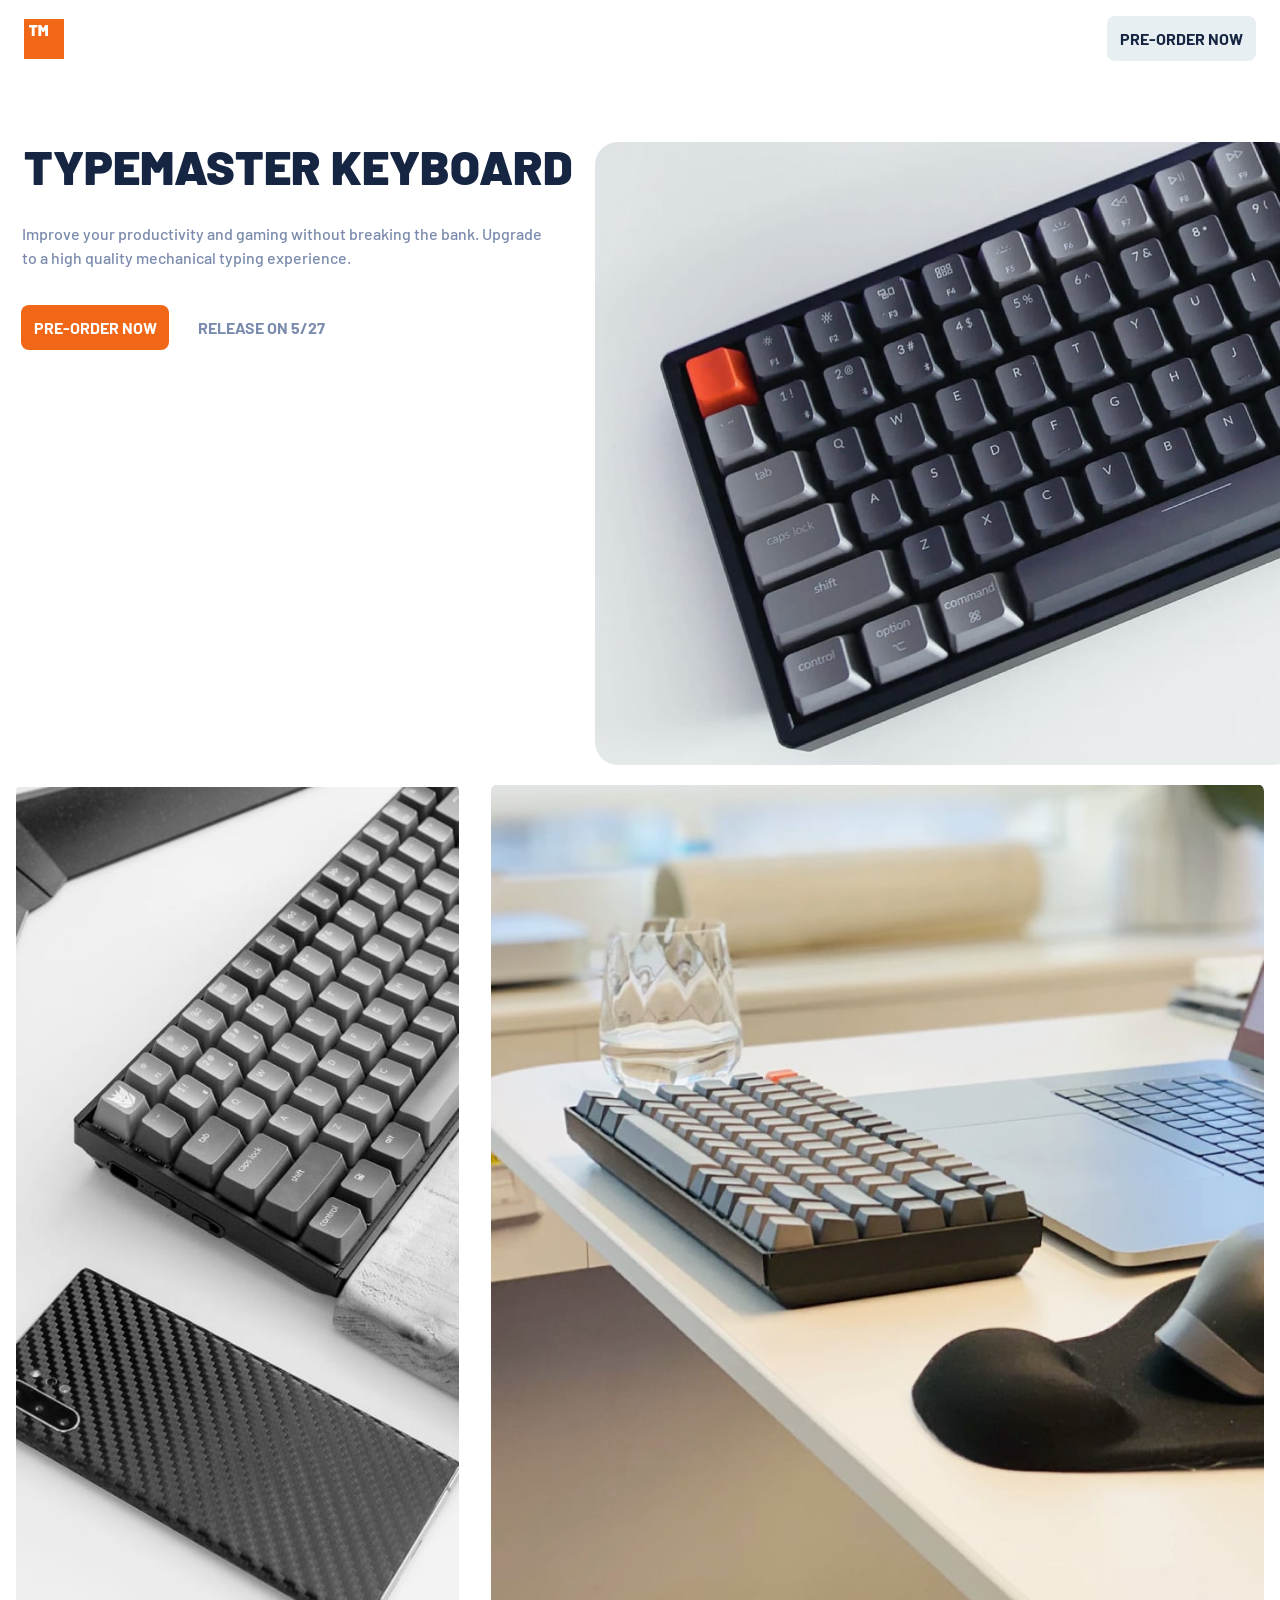
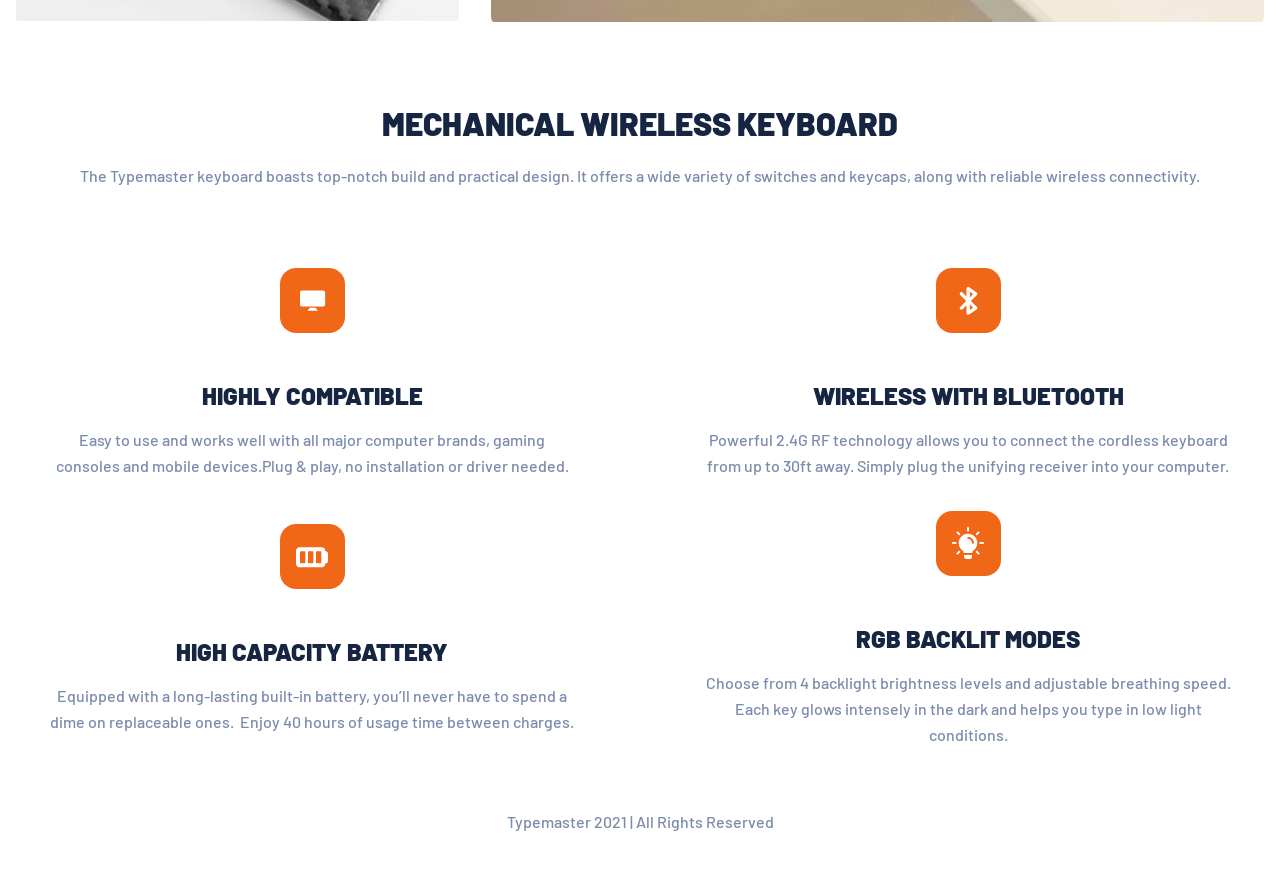
<file: index.html>
<!DOCTYPE html>
<html lang="en">
  <head>
    <meta charset="UTF-8" />
    <meta name="viewport" content="width=device-width, initial-scale=1.0" />
    <link rel="stylesheet" href="style.css" />
    <link
      rel="icon"
      type="image/png"
      sizes="32x32"
      href="./assets/favicon-32x32.png"
    />
    <link rel="preconnect" href="https://fonts.googleapis.com" />
    <link rel="preconnect" href="https://fonts.gstatic.com" crossorigin />
    <link
      href="https://fonts.googleapis.com/css2?family=Barlow:wght@400;500;600;700;800;900&display=swap"
      rel="stylesheet"
    />
    <title>Frontend Mentor | Typemaster pre-launch landing page</title>
  </head>
  <body>
    <header>
      <nav class="navbar">
        <div class="navbar__logo">
          <svg
            width="40"
            height="40"
            viewBox="0 0 40 40"
            fill="none"
            xmlns="http://www.w3.org/2000/svg"
          >
            <rect width="40" height="40" fill="#F16718" />
            <path
              fill-rule="evenodd"
              clip-rule="evenodd"
              d="M10.6302 16.7014C10.6302 16.89 10.524 17 10.3419 17H8.0655C7.88339 17 7.77716 16.89 7.77716 16.7014V8.67143C7.77716 8.59286 7.73163 8.54571 7.65575 8.54571H5.28834C5.10623 8.54571 5 8.43571 5 8.24714V6.29857C5 6.11 5.10623 6 5.28834 6H13.1949C13.377 6 13.4832 6.11 13.4832 6.29857V8.24714C13.4832 8.43571 13.377 8.54571 13.1949 8.54571H10.7516C10.6757 8.54571 10.6302 8.59286 10.6302 8.67143V16.7014ZM17.2013 16.7014C17.2013 16.89 17.095 17 16.9129 17H14.6366C14.4545 17 14.3482 16.89 14.3482 16.7014V6.29857C14.3482 6.11 14.4545 6 14.6366 6H16.8978C17.0495 6 17.1709 6.06286 17.2468 6.20429L19.0831 9.3C19.1286 9.39429 19.2196 9.39429 19.2652 9.3L21.1014 6.20429C21.1773 6.06286 21.2987 6 21.4505 6H23.7117C23.8938 6 24 6.11 24 6.29857V16.7014C24 16.89 23.8938 17 23.7117 17H21.4353C21.2532 17 21.147 16.89 21.147 16.7014V11.1543C21.147 11.0286 21.0559 11.0129 20.9952 11.1071L20.0543 12.7257C19.9784 12.8671 19.857 12.93 19.7053 12.93H18.643C18.4912 12.93 18.3698 12.8671 18.2939 12.7257L17.353 11.1071C17.2923 11.0129 17.2013 11.0286 17.2013 11.1543V16.7014Z"
              fill="white"
            />
          </svg>
        </div>
        <div class="navbar__button">
          <a class="navbar__button-black" href="#">Pre-order now</a>
        </div>
      </nav>
    </header>
    <main>
      <div class="hero-grid">
        <div>
          <h1 class="container__title">Typemaster keyboard</h1>
          <p class="container__description">
            Improve your productivity and gaming without breaking the bank. Upgrade
            to a high quality mechanical typing experience.
          </p>
          <div class="button-grid">
            <div>
              <a class="navbar__button-orange" href="">Pre-order now</a>
            </div>
            <div>
              <a class="navbar__button-disabled" href="">Release on 5/27</a>
            </div>
          </div>
        </div>
        <div>
          <img
            class="container__image"
            src="./assets/desktop/image-keyboard.jpg"
            alt=""
          />
        </div>
      </div>
      <div class="image-grid">
        <div>
          <img src="./assets/desktop/image-phone-and-keyboard.jpg" alt="" />
        </div>
        <div>
          <img src="./assets/desktop/image-glass-and-keyboard.jpg" alt="" />
        </div>
      </div>
      <div class="grid-section">
        <div>
          <h2 class="container__subtitle">Mechanical wireless keyboard</h2>
        </div>
        <div>
          <p class="container__subdescription">
            The Typemaster keyboard boasts top-notch build and practical design. It
            offers a wide variety of switches and keycaps, along with reliable
            wireless connectivity.
          </p>
        </div>
      </div>
      <div class="grid">
        <div class="grid_item">
          <svg
            width="65"
            height="65"
            viewBox="0 0 65 65"
            fill="none"
            xmlns="http://www.w3.org/2000/svg"
          >
            <rect width="65" height="65" rx="16" fill="#F16718" />
            <path
              fill-rule="evenodd"
              clip-rule="evenodd"
              d="M21.9592 22.449H43.1837C44.2657 22.449 45.1429 23.3261 45.1429 24.4082V36.4898C45.1429 37.5718 44.2657 38.449 43.1837 38.449H21.9592C20.8772 38.449 20 37.5718 20 36.4898V24.4082C20 23.3261 20.8772 22.449 21.9592 22.449ZM27.5102 42.6939L29.7633 39.7551H35.6734L37.9265 42.6939H27.5102Z"
              fill="white"
            />
          </svg>
          <h2 class="grid_item__title">Highly compatible</h2>
          <p class="grid_item__description             ">
            Easy to use and works well with all major computer brands, gaming
            consoles and mobile devices.Plug & play, no installation or driver
            needed.
          </p>
        </div>
        <div class="grid_item">
          <svg
            width="65"
            height="65"
            viewBox="0 0 65 65"
            fill="none"
            xmlns="http://www.w3.org/2000/svg"
          >
            <rect width="65" height="65" rx="16" fill="#F16718" />
            <path
              fill-rule="evenodd"
              clip-rule="evenodd"
              d="M34.9471 32.9306L40.9215 26.9313C41.2696 26.5825 41.4425 26.0949 41.395 25.6043C41.3463 25.1131 41.0797 24.6694 40.6719 24.3942L33.0748 19.2818C32.5677 18.9397 31.9085 18.9068 31.3698 19.1935C30.8305 19.4808 30.483 20.0421 30.483 20.652V28.5936L26.5331 24.6006C25.8903 23.9529 24.8543 23.9487 24.2067 24.5902C23.559 25.233 23.5542 26.2794 24.197 26.927L30.15 32.9294L24.197 38.9311C23.5542 39.5782 23.559 40.6245 24.2067 41.2685C24.8543 41.9107 25.891 41.907 26.5331 41.2582L30.483 37.2651V45.2062C30.483 45.8167 30.8305 46.3779 31.3698 46.6646C31.9085 46.9519 32.5677 46.9184 33.0748 46.5757L40.6713 41.4651C41.0803 41.1894 41.3463 40.745 41.3944 40.255C41.4419 39.7638 41.269 39.2775 40.9209 38.9275L34.9471 32.9306ZM33.8357 23.7569L37.1938 26.017L33.8357 29.3886V23.7569ZM33.8357 36.4732V42.1048L37.1938 39.8448L33.8357 36.4732Z"
              fill="white"
            />
          </svg>
          <h2 class="grid_item__title">Wireless with bluetooth</h2>
          <p class="grid_item__description">
            Powerful 2.4G RF technology allows you to connect the cordless
            keyboard from up to 30ft away. Simply plug the unifying receiver
            into your computer.
          </p>
        </div>
        <div class="grid_item">
          <svg
            width="65"
            height="65"
            viewBox="0 0 65 65"
            fill="none"
            xmlns="http://www.w3.org/2000/svg"
          >
            <rect width="65" height="65" rx="16" fill="#F16718" />
            <path
              fill-rule="evenodd"
              clip-rule="evenodd"
              d="M45.3333 27.3334H45.6547C46.9413 27.3334 47.988 28.38 47.988 29.6667V37C47.988 38.2867 46.9413 39.3334 45.6547 39.3334H45.3333V39.6667C45.3333 41.6894 43.688 43.3334 41.6667 43.3334H19.6667C17.6453 43.3334 16 41.6894 16 39.6667V27C16 24.9774 17.6453 23.3334 19.6667 23.3334H41.6667C43.688 23.3334 45.3333 24.9774 45.3333 27V27.3334ZM24.3333 39.3334C24.8853 39.3334 25.3333 38.8854 25.3333 38.3334V28.3334C25.3333 27.7814 24.8853 27.3334 24.3333 27.3334H21C20.448 27.3334 20 27.7814 20 28.3334V38.3334C20 38.8854 20.448 39.3334 21 39.3334H24.3333ZM33.3333 38.3334C33.3333 38.8854 32.8853 39.3334 32.3333 39.3334H29C28.448 39.3334 28 38.8854 28 38.3334V28.3334C28 27.7814 28.448 27.3334 29 27.3334H32.3333C32.8853 27.3334 33.3333 27.7814 33.3333 28.3334V38.3334ZM40.3333 39.3334C40.8853 39.3334 41.3333 38.8854 41.3333 38.3334V28.3334C41.3333 27.7814 40.8853 27.3334 40.3333 27.3334H37C36.448 27.3334 36 27.7814 36 28.3334V38.3334C36 38.8854 36.448 39.3334 37 39.3334H40.3333Z"
              fill="white"
            />
          </svg>
          <h2 class="grid_item__title">High capacity battery</h2>
          <p class="grid_item__description">
            Equipped with a long-lasting built-in battery, you’ll never have to
            spend a dime on replaceable ones.  Enjoy 40 hours of usage time
            between charges.
          </p>
        </div>
        <div class="grid_item">
          <svg
            width="65"
            height="65"
            viewBox="0 0 65 65"
            fill="none"
            xmlns="http://www.w3.org/2000/svg"
          >
            <rect width="65" height="65" rx="16" fill="#F16718" />
            <path
              fill-rule="evenodd"
              clip-rule="evenodd"
              d="M32 20.6093C31.448 20.6093 31 20.1613 31 19.6093V17C31 16.448 31.448 16 32 16C32.552 16 33 16.448 33 17V19.6093C33 20.1613 32.552 20.6093 32 20.6093ZM40.7613 24.2387C40.5053 24.2387 40.2493 24.1413 40.0547 23.9453C39.664 23.5547 39.664 22.9213 40.0547 22.5307L41.9 20.6853C42.2907 20.2947 42.924 20.2947 43.3147 20.6853C43.7053 21.076 43.7053 21.7093 43.3147 22.1L41.4693 23.9453C41.2733 24.14 41.0173 24.2387 40.7613 24.2387ZM44.3907 33H47C47.552 33 48 32.552 48 32C48 31.448 47.552 31 47 31H44.3907C43.8387 31 43.3907 31.448 43.3907 32C43.3907 32.552 43.8387 33 44.3907 33ZM42.6067 43.6067C42.3507 43.6067 42.0947 43.5093 41.9 43.3133L40.0547 41.468C39.664 41.0773 39.664 40.444 40.0547 40.0533C40.4453 39.6627 41.0787 39.6627 41.4693 40.0533L43.3147 41.8987C43.7053 42.2893 43.7053 42.9227 43.3147 43.3133C43.1187 43.5093 42.8627 43.6067 42.6067 43.6067ZM20.6867 43.3133C20.8813 43.5093 21.1373 43.6067 21.3933 43.6067C21.6493 43.6067 21.9053 43.5093 22.1013 43.3133L23.9467 41.468C24.3373 41.0773 24.3373 40.444 23.9467 40.0533C23.556 39.6627 22.9227 39.6627 22.532 40.0533L20.6867 41.8987C20.296 42.2893 20.296 42.9227 20.6867 43.3133ZM19.6093 33H17C16.448 33 16 32.552 16 32C16 31.448 16.448 31 17 31H19.6093C20.1613 31 20.6093 31.448 20.6093 32C20.6093 32.552 20.1613 33 19.6093 33ZM22.532 23.9453C22.7267 24.1413 22.9827 24.2387 23.2387 24.2387C23.4947 24.2387 23.7493 24.14 23.9467 23.9453C24.3373 23.5547 24.3373 22.9213 23.9467 22.5307L22.1013 20.6853C21.7107 20.2947 21.0773 20.2947 20.6867 20.6853C20.296 21.076 20.296 21.7093 20.6867 22.1L22.532 23.9453ZM36 44V45.6667C36 46.9467 34.9467 48 33.6667 48H30.3333C29.2133 48 28 47.1467 28 45.28V44H36ZM37.88 24.7467C35.6933 22.9733 32.8133 22.28 30 22.88C26.4667 23.6133 23.6 26.4933 22.8667 30.0267C22.12 33.6533 23.48 37.2533 26.3867 39.4533C27.1733 40.04 27.72 40.9467 27.9067 42V42.0133C27.9333 42 27.9733 42 28 42H36C36.0267 42 36.04 42 36.0667 42.0133V42C36.2533 40.9867 36.8533 40.0533 37.7733 39.3333C40.0267 37.5467 41.3333 34.88 41.3333 32C41.3333 29.1733 40.08 26.5333 37.88 24.7467ZM37 32.6667C36.4533 32.6667 36 32.2133 36 31.6667C36 29.64 34.36 28 32.3333 28C31.7867 28 31.3333 27.5467 31.3333 27C31.3333 26.4533 31.7867 26 32.3333 26C35.4533 26 38 28.5467 38 31.6667C38 32.2133 37.5467 32.6667 37 32.6667Z"
              fill="white"
            />
          </svg>
          <h2 class="grid_item__title">RGB backlit modes</h2>
          <p class="grid_item__description">
            Choose from 4 backlight brightness levels and adjustable breathing
            speed. Each key glows intensely in the dark and helps you type in
            low light conditions.
          </p>
        </div>
      </div>
      <footer>
        <p class="copyright">Typemaster 2021 | All Rights Reserved</p>
      </footer>
    </main>
  </body>
</html>
</file>
<file: style.css>
:root {
  --button-color: #e8eff2;
}
* {
  margin: 0;
  padding: 0;
  box-sizing: border-box;
  text-decoration: none;
  border: none;
}

body {
  min-height: 100%;
  overflow-x: hidden;
  font-family: "Barlow", sans-serif;
}

.navbar {
  display: flex;
  justify-content: space-between;
}

.navbar__logo {
  margin-inline-start: 1.5em;
  margin-block-start: 1.2em;
}

.navbar__button {
  border-radius: 8px;
  background-color: var(--button-color);
  height: fit-content;
  padding: 0.8em;
  width: auto;
  margin-block-start: 1em;
  margin-inline-end: 1.5em;
  text-transform: uppercase;
  font-weight: 700;
}

.navbar__button-black {
  color: #162542;
}

.navbar__button-orange {
  padding: 0.8em;
  border-radius: 8px;
  text-transform: uppercase;
  font-weight: 700;
  color: white;
  background-color: #f16718;
}

.container__title {
  font-weight: 900;
  text-transform: uppercase;
  color: #162542;
  margin-block-start: 1em;
  line-height: 48px;
  font-size: 48px;
  margin-inline-start: 0.5em;
}

.container__description {
  color: #7b8bad;
  line-height: 1.5;
  font-weight: 500;
  margin-block-start: 2em;
  padding-inline-end: 2em;
  margin-inline-start: 1.4em;
}

.button-grid {
  display: flex;
  gap: 1em;
  margin-block-start: 3em;
  margin-inline-start: 1.3em;
}

.navbar__button-disabled {
  padding: 0.8em;
  border-radius: 8px;
  text-transform: uppercase;
  font-weight: 700;
  color: #7b8bad;
}

.container__image {
  margin-left: 1em;
  background-position-x: 12em;
  height: auto;
  width: auto;
  border-radius: 23px;
  margin-block-start: 1em;
}

img {
  max-width: 100%;
}

.image-grid {
  display: flex;
}

.image-grid img {
  border-radius: 23px;
  padding: 1em;
  width: auto;
  height: 100%;
  object-fit: contain;
}

.container__subtitle {
  font-weight: 900;
  font-size: 32px;
  padding-inline: 2em;
  margin-block-start: 2em;
  text-transform: uppercase;
  text-align: center;
  color: #162542;
}

.container__subdescription {
  color: #7b8bad;
  line-height: 1.5;
  margin-block-start: 1.4em;
  text-align: center;
  font-weight: 500;
  padding-inline: 4em;
}

.grid {
  display: flex;
  margin-block-start: 5em;
  gap: 2em;
  flex-direction: column;
}

.copyright {
  text-align: center;
}

.grid_item {
  display: flex;
  flex-direction: column;
  place-content: center;
  place-items: center;
}

.grid_item__title {
  font-weight: 900;
  margin-block-start: 2em;
  padding-inline: 5.3em;
  text-align: center;
  margin-block-end: 0.7em;
  color: #162542;
  text-transform: uppercase;
}

.grid_item__description {
  color: #7b8bad;
  text-align: center;
  font-weight: 500;
  line-height: 26px;
  padding-inline: 3em;
}

.copyright {
  color: #7b8bad;
  margin-block-start: 4em;
  margin-block-end: 3em;
  font-weight: 500;
}
@media screen and (min-width: 768px) {
  body {
    overflow-x: hidden;
  }
  .container__image {
    margin-block-start: 3em;
  }
  .hero-grid {
    display: flex;
    margin-block-start: 2em;
  }

  .grid {
    display: grid;
    grid-template-columns: repeat(2, 1fr);
  }
}

@media screen and (min-width: 1440px) {
  .grid {
    display: grid;
    grid-template-columns: repeat(4, 1fr);
  }
}
</file>
